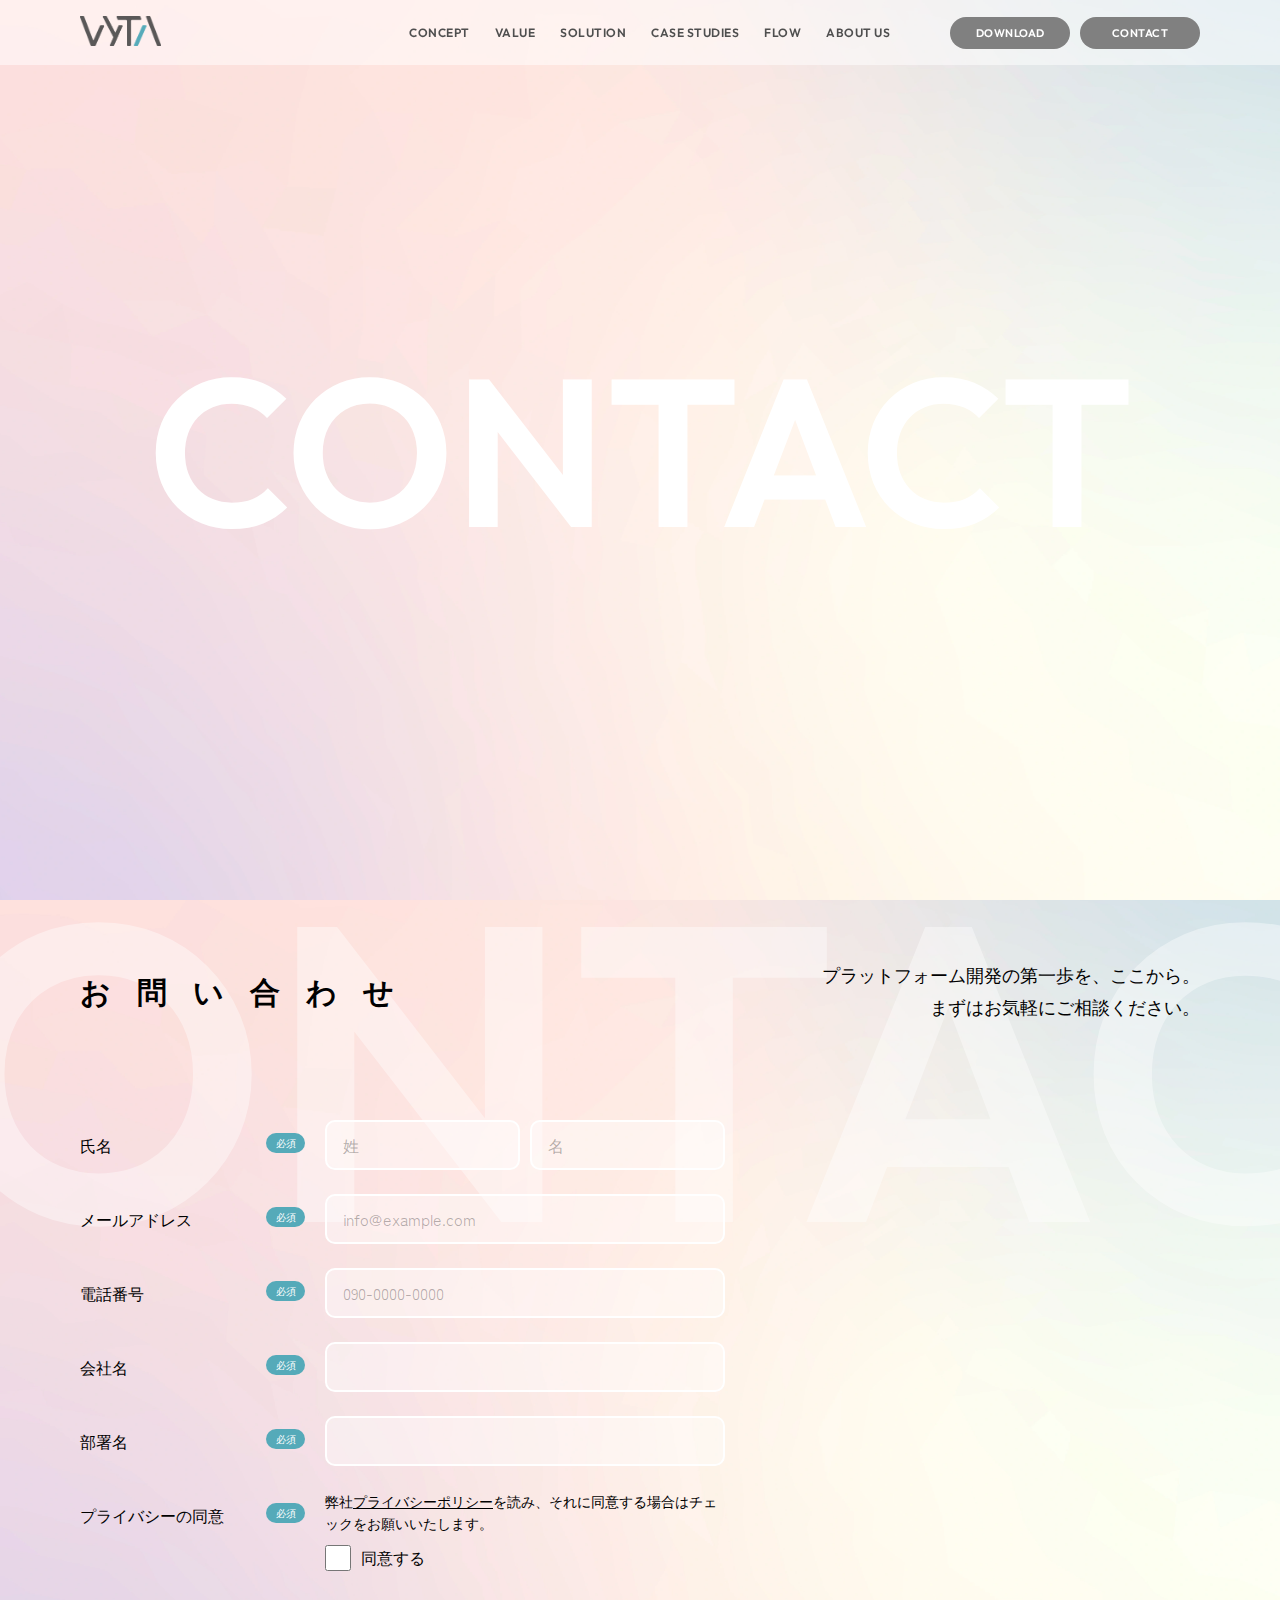
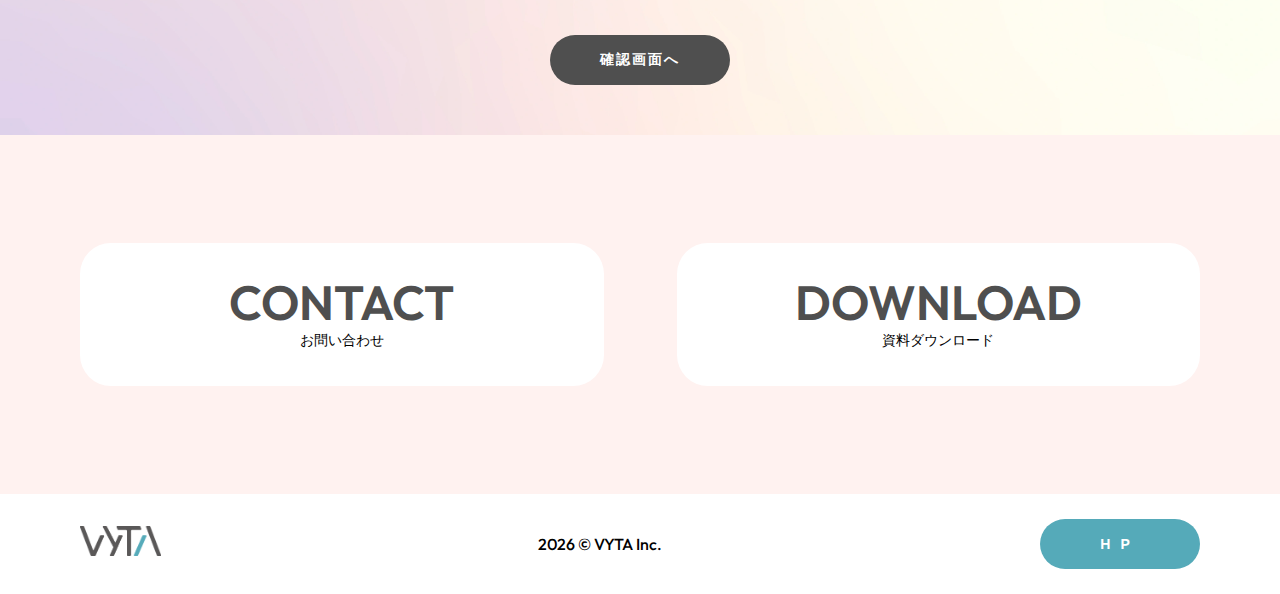
<file: contact.html>
<!DOCTYPE html>
<html lang="ja">

<head>
    <meta charset="UTF-8">
    <meta name="viewport" content="width=device-width, initial-scale=1.0">
    <title>Contact</title>
    <link rel="stylesheet" href="./assets/css/contact.css">
    <link rel="stylesheet" href="./assets/styles/base.css">
</head>

<body>
    <header class="flx-row">
        <div class="container flx-row">
            <figure class="header-logo flx-row">
                <a href="./index.html">
                    <img src="./assets/media/vyta-logo.png" alt="Vyta-logo">
                </a>
                <figcaption>Vyta Header Logo</figcaption>
            </figure>


            <nav class="header-nav flx-row">
                <li><a href="./index.html#concept">Concept</a></li>
                <li><a href="./index.html#value">Value</a></li>
                <li><a href="./index.html#solution">Solution</a></li>
                <li><a href="./index.html#case-study">Case Studies</a></li>
                <li><a href="./index.html#flow">Flow</a></li>
                <li><a href="./index.html#about">About Us</a></li>
            </nav>

            <div class="nav-buttons flx-row">
                <button class="download">
                    <a href="./download.html">Download</a>
                </button>

                <button class="contact">
                    <a href="./contact.html">Contact</a>
                </button>
            </div>

            <span class="menu-open">
                <img src="./assets/media/menu-icon.png" alt="menu-open-icon">
            </span>
        </div>
    </header>
    <main>
        <section class="intro-section flx-row">
            <div class="vertical-text">
                <span>Scroll Down</span>
            </div>

            <span class="intro-bg-text">CONTACT</span>
        </section>

        <section class="container form">
            <div class="form-wrapper boxed-width">
                <div class="form-title-wrapper flx-row">
                    <h3>お問い合わせ</h3>
                    <p>プラットフォーム開発の第一歩を、ここから。<br>
                        まずはお気軽にご相談ください。</p>
                </div>
                <form action="https://business.form-mailer.jp/fm/service/Forms/confirm" method="post" name="form1"
                    enctype="multipart/form-data" accept-charset="UTF-8">
                    <input type="hidden" name="key" value="0bcf7f63330242">
                    <input type="hidden" name="code" value="utf8">

                    <!-- name -->
                    <div class="form-row">
                        <label class="required">氏名</label>
                        <div class="input-group-name">
                            <input name="field_5628194_sei" type="text" id="field_5628194_sei" placeholder="姓" required>
                            <input name="field_5628194_mei" type="text" placeholder="名" required>
                        </div>
                    </div>

                    <!-- email -->
                    <div class="form-row">
                        <label class="required">メールアドレス</label>
                        <input name="field_5628195" type="email" id="field_5628195" placeholder="info@example.com"
                            required>
                    </div>

                    <!-- phone -->
                    <div class="form-row">
                        <label class="required">電話番号</label>
                        <input name="field_5628196" type="tel" id="field_5628196" placeholder="090-0000-0000" required>
                    </div>

                    <!-- company -->
                    <div class="form-row">
                        <label class="required">会社名</label>
                        <input name="field_5628197" type="text" id="field_5628197" required>
                    </div>

                    <!-- department -->
                    <div class="form-row">
                        <label class="required">部署名</label>
                        <input name="field_5628198" type="text" id="field_5628198" required>
                    </div>

                    <!-- agreement -->
                    <div class="form-row">
                        <label class="required">プライバシーの同意</label>
                        <div style="width: 100%; max-width: 400px; display: flex; flex-direction: column; gap: 10px;">
                            <p class="agreement-text">
                                弊社<a href="https://www.vyta.co.jp/privacypolicy.html" target="_blank"
                                    style="text-decoration: underline;">プライバシーポリシー</a>を読み、それに同意する場合はチェックをお願いいたします。
                            </p>
                            <label class="agreement-checkbox" style="width: auto; padding: 0;">
                                <input name="field_5628200" type="checkbox" id="field_5628200" value="同意する" required>
                                <span style="font-weight: normal; font-size: 16px;">同意する</span>
                            </label>
                        </div>
                    </div>

                    <div class="form-cta flx-row">
                        <button type="submit">確認画面へ</button>
                    </div>
                </form>
            </div>
            <span class="bg-text">CONTACT</span>
        </section>


        <section class="contact_download container">
            <div class="cd_wrapper boxed-width flx-row">
                <button>
                    <a href="./contact.html" class="flx-col">
                        <span>CONTACT</span>
                        <span class="is-hidden-sp">お問い合わせ</span>
                    </a></button>

                <button>
                    <a href="./download.html" class="flx-col">
                        <span>DOWNLOAD</span>
                        <span class="is-hidden-sp">資料ダウンロード</span>
                    </a></button>
            </div>
        </section>
    </main>

    <footer class="container">
        <div class="footer_wrapper boxed-width flx-row">

            <figure class="footer-logo flx-row">
                <a href="./index.html">
                    <img src="./assets/media/vyta-logo.png" alt="Vyta-logo">
                </a>
                <figcaption>Vyta Footer Logo</figcaption>
            </figure>

            <span class="copyright">
                2026 © VYTA Inc.
            </span>

            <div class="footer-cta flx-row">
                <button><a href="./index.html">HP</a></button>
            </div>
        </div>
    </footer>
</body>

</html>
</file>
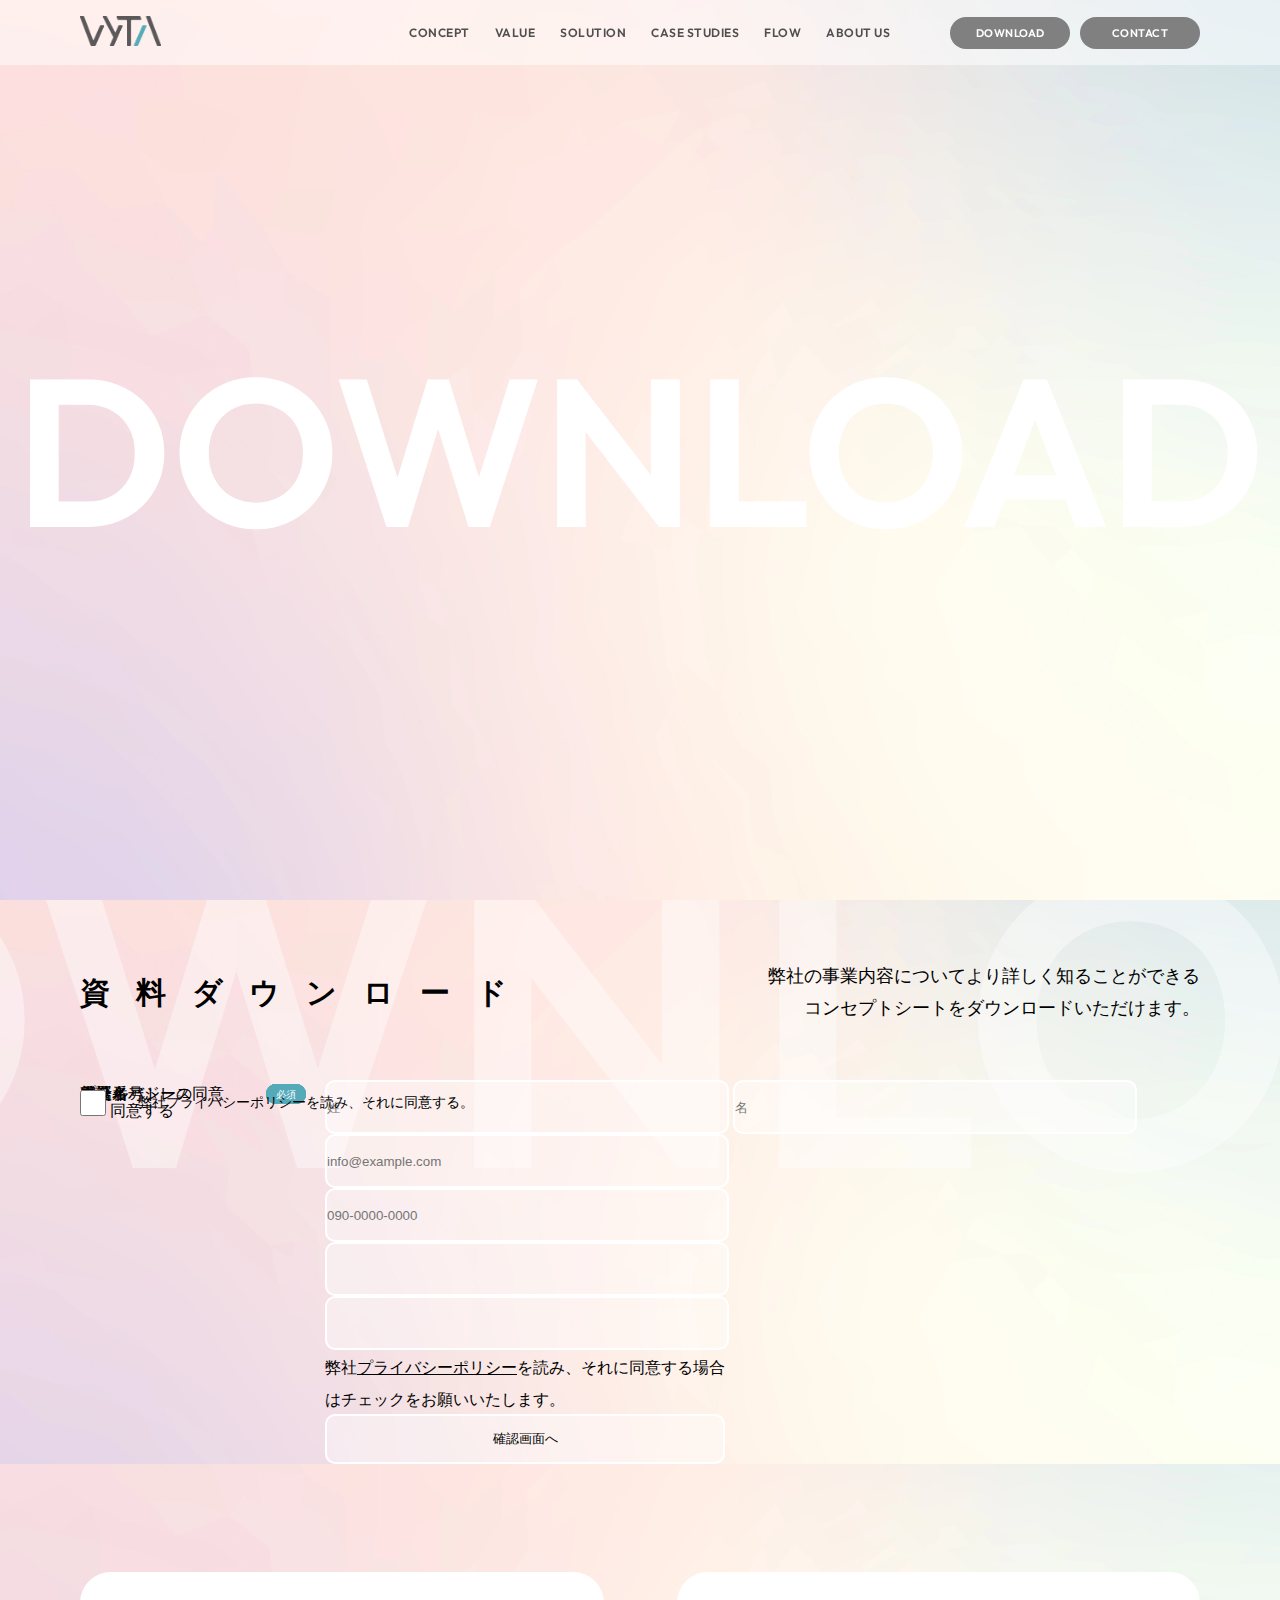
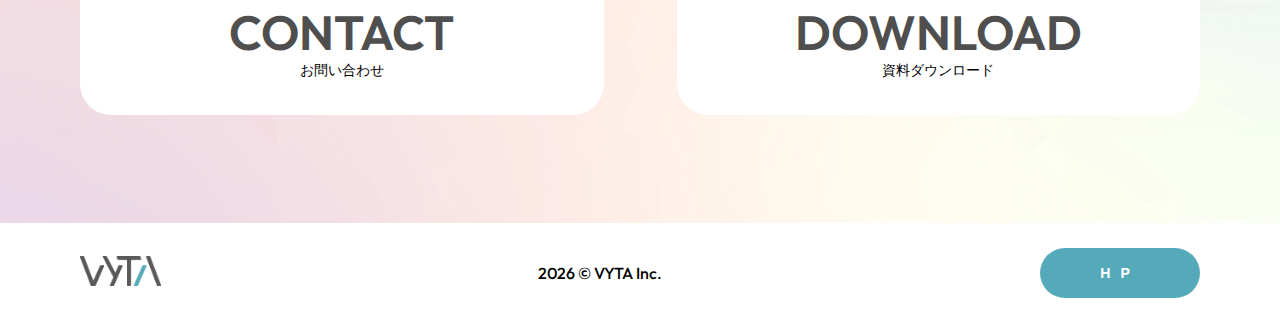
<file: download.html>
<!DOCTYPE html>
<html lang="ja">

<head>
    <meta charset="UTF-8">
    <meta name="viewport" content="width=device-width, initial-scale=1.0">
    <title>Download</title>
    <link rel="stylesheet" href="./assets/css/download.css">
    <link rel="stylesheet" href="./assets/styles/base.css">
    <link rel="stylesheet" href="./assets/styles/contact.css">
</head>

<body>
    <header class="flx-row">
        <div class="container flx-row">
            <figure class="header-logo flx-row">
                <a href="./index.html">
                    <img src="./assets/media/vyta-logo.png" alt="Vyta-logo">
                </a>
                <figcaption>Vyta Header Logo</figcaption>
            </figure>


            <nav class="header-nav flx-row">
                <li><a href="./index.html#concept">Concept</a></li>
                <li><a href="./index.html#value">Value</a></li>
                <li><a href="./index.html#solution">Solution</a></li>
                <li><a href="./index.html#case-study">CASE STUDIES</a></li>
                <li><a href="./index.html#flow">Flow</a></li>
                <li><a href="./index.html#about">About Us</a></li>
            </nav>

            <div class="nav-buttons flx-row">
                <button class="download">
                    <a href="./download.html">Download</a>
                </button>

                <button class="contact">
                    <a href="./contact.html">Contact</a>
                </button>
            </div>

            <span class="menu-open">
                <img src="./assets/media/menu-icon.png" alt="menu-open-icon">
            </span>
        </div>
    </header>
    <main>
        <section class="intro-section flx-row">
            <div class="vertical-text">
                <span>Scroll Down</span>
            </div>

            <span class="intro-bg-text">DOWNLOAD</span>
        </section>

        <section class="container form">
            <div class="form-wrapper boxed-width">
                <div class="form-title-wrapper flx-row">
                    <h3>資料ダウンロード</h3>
                    <p>弊社の事業内容についてより詳しく知ることができる<br>
                        コンセプトシートをダウンロードいただけます。</p>
                </div>
                <form action="https://business.form-mailer.jp/fm/service/Forms/confirm" method="post" name="form1"
                    ENCTYPE="multipart/form-data" accept-charset="UTF-8">
                    <input type="hidden" name="key" value="0bcf7f63330242">

                    <!-- name -->
                    <div class="form-row">
                        <label class="required">氏名</label>
                        <div class="input-group-name">
                            <input name="field_5628194_sei" type="text" placeholder="姓">
                            <input name="field_5628194_mei" type="text" placeholder="名">
                        </div>
                    </div>

                    <!-- email -->
                    <div class="form-row">
                        <label class="required">メールアドレス</label>
                        <input name="field_5628195" type="email" placeholder="info@example.com">
                    </div>

                    <!-- phone -->
                    <div class="form-row">
                        <label class="required">電話番号</label>
                        <input name="field_5628196" type="tel" placeholder="090-0000-0000">
                    </div>

                    <!-- company -->
                    <div class="form-row">
                        <label class="required">会社名</label>
                        <input name="field_5628197" type="text" value="">
                    </div>

                    <!-- department -->
                    <div class="form-row">
                        <label class="required">部署名</label>
                        <input name="field_5628198" type="text" value="">
                    </div>

                    <!-- agreement -->
                    <div class="form-row">
                        <label class="required">プライバシーの同意</label>
                        <div style="width: 100%; max-width: 400px; display: flex; flex-direction: column; gap: 10px;">
                            <p class="agreement-text">
                                弊社<a href="https://www.vyta.co.jp/privacypolicy.html" target="_blank"
                                    style="text-decoration: underline;">プライバシーポリシー</a>を読み、それに同意する場合はチェックをお願いいたします。
                            </p>
                            <label class="agreement-checkbox" style="width: auto; padding: 0;">
                                <input name="field_5628200" type="checkbox" value="同意する">
                                <span style="font-weight: normal; font-size: 16px;">同意する</span>
                            </label>
                        </div>
                    </div>

                    <div class="submit-container">
                        <input name="submit" type="submit" value="確認画面へ">
                    </div>

                    <input type="hidden" name="code" value="utf8">
                </form>
            </div>
            <span class="bg-text">DOWNLOAD</span>
        </section>


        <section class="contact_download container">
            <div class="cd_wrapper boxed-width flx-row">
                <button>
                    <a href="./contact.html" class="flx-col">
                        <span>CONTACT</span>
                        <span class="is-hidden-sp">お問い合わせ</span>
                    </a></button>

                <button>
                    <a href="./download.html" class="flx-col">
                        <span>DOWNLOAD</span>
                        <span class="is-hidden-sp">資料ダウンロード</span>
                    </a></button>
            </div>
        </section>
    </main>

    <footer class="container">
        <div class="footer_wrapper boxed-width flx-row">

            <figure class="footer-logo flx-row">
                <a href="./index.html">
                    <img src="./assets/media/vyta-logo.png" alt="Vyta-logo">
                </a>
                <figcaption>Vya Footer Logo</figcaption>
            </figure>

            <span class="copyright">
                2026 © VYTA Inc.
            </span>

            <div class="footer-cta flx-row">
                <button><a href="./index.html">HP</a></button>
            </div>
        </div>
    </footer>
</body>

</html>
</file>
<file: assets/css/contact.css>
section.intro-section {
    height: 100vh;
    background-image: url('../media/07c838f81f885815722635c387e123d6bffe250f.webp');
    background-position: 50% 50%;
    background-repeat: no-repeat;
    background-size: cover;
    justify-content: center;
}

section.intro-section .intro-bg-text {
    height: fit-content;
    font-size: 16.4vw;
    color: white;
    font-weight: 600;
    line-height: 100%;
    text-align: center
}

section.intro-section .cd_wrapper {
    display: none;
}

section.intro-section .vertical-text {
    display: none
}

@media (max-width: 900px) {
    section.intro-section .cd_wrapper {
        position: absolute;
        bottom: 26px;
        width: 100%;
        display: flex;
        justify-content: space-around;
        background-color: rgba(255, 255, 255, 0.2);
    }

    section.intro-section button {
        width: fit-content;
        padding: 16px 30px;
        border-radius: 31px;
        background-color: white;
        border: none;
    }

    section.intro-section button a {
        width: 100%;
        align-items: center;
        text-decoration: none;
    }

    section.intro-section button span {
        width: fit-content;
    }

    section.intro-section button span:nth-child(1) {
        font-size: 18px;
        color: var(--text-default);
        font-weight: 600;
        font-family: 'Outfit';
        line-height: 18px;

    }

    section.intro-section button span:nth-child(2) {
        font-size: 10px;
        line-height: 12px
    }

    section.intro-section .vertical-text {
        display: flex;
        height: 240px;
        border-left: 2px solid white;
        margin-left: 20px;
        padding-left: 0px;
        position: absolute;
        right: 0px;
        bottom: 50px;
        z-index: 5;
    }

    section.intro-section .vertical-text span {
        writing-mode: vertical-rl;
        color: white;
        font-family: 'Outfit';
        font-size: 14px;
        font-weight: 400;

    }
}






section.form {
    position: relative;
    /* height: 500px; */
    background-image: url('../media/07c838f81f885815722635c387e123d6bffe250f.webp');
    background-position: 50% 50%;
    background-repeat: no-repeat;
    background-size: cover;
    justify-content: center;
    overflow: hidden;
}

section.form .bg-text {
    position: absolute;
    top: 20%;
    left: 50%;
    transform: translate(-50%, -50%);
    height: fit-content;
    font-size: 32.8vw;
    color: hsla(0, 0%, 100%, 0.4);
    font-weight: 600;
    line-height: 100%;
    text-align: center;
    z-index: 1;
}

section.form .form-wrapper {
    width: 100%;
    position: relative;
    z-index: 2;

}

section.form .form-title-wrapper {
    width: 100%;
    justify-content: space-between;
    align-items: center;
    height: 180px;
}

section.form .form-title-wrapper h3 {
    font-size: 30px;
    letter-spacing: 26px;
    font-weight: 600;
}

section.form .form-title-wrapper p {
    font-size: 18px;
    font-weight: 400;
    text-align: end;
}

section.form form {
    display: flex;
    flex-direction: column;
    width: 100%;
    gap: 24px;
    margin-top: 40px;
}

section.form .form-row {
    display: flex;
    width: 100%;
    align-items: flex-start;
}

section.form .form-row label {
    width: 245px;
    flex-shrink: 0;
    padding-top: 13px;
    position: relative;
    font-weight: 500;
    display: flex;
    align-items: center;
}

section.form .form-row label.required::after {
    content: '必須';
    display: flex;
    justify-content: center;
    align-items: center;
    background-color: hsla(189, 42%, 53%, 1);
    width: 39px;
    border-radius: 24px;
    color: white;
    font-size: 10px;
    height: 20px;
    position: absolute;
    left: 186px;
    top: 13px;
}

section.form form input[type="text"],
section.form form input[type="email"],
section.form form input[type="tel"] {
    width: 400px;
    height: 50px;
    background-color: hsla(0, 0%, 100%, 0.4);
    border: 2px solid hsla(0, 0%, 100%, 1);
    border-radius: 10px;
    padding: 0 16px;
    box-sizing: border-box;
    font-family: inherit;
    font-size: 16px;
    color: var(--text-default);
}

section.form form input::placeholder {
    color: rgba(0, 0, 0, 0.3);
}

/* Grouped inputs like Name (Sei/Mei) */
section.form .input-group-name {
    display: flex;
    gap: 10px;
    width: 400px;
}

section.form .input-group-name input {
    width: 100% !important;
}

/* Agreement Section in contact form */
section.form .agreement-row {
    display: flex;
    flex-direction: column;
    padding-left: 245px;
    gap: 15px;
    margin-top: 20px;
}

section.form .agreement-text {
    font-size: 14px;
    line-height: 1.6;
}

section.form .agreement-checkbox {
    display: flex;
    align-items: center;
    gap: 10px;
    font-weight: 500;
    cursor: pointer;
}

section.form .agreement-checkbox input[type="checkbox"] {
    width: 26px;
    height: 26px;
    border: 2px solid hsla(0, 0%, 100%, 1);
    margin: 0;
    cursor: pointer;
}

section.form .form-cta {
    width: 100%;
    display: flex;
    justify-content: center;
    margin-top: 40px;
    margin-bottom: 50px;
}

section.form .form-cta button {
    width: 180px;
    height: 50px;
    background-color: hsla(0, 0%, 31%, 1);
    color: white;
    border: none;
    border-radius: 40px;
    font-size: 14px;
    font-weight: 700;
    letter-spacing: 2px;
    cursor: pointer;
    transition: opacity 0.3s;
}

section.form .form-cta button:hover {
    opacity: 0.8;
}

@media (max-width: 900px) {
    section.form form {
        padding-left: unset;
        gap: 20px;
    }

    section.form .form-row {
        flex-direction: column;
        align-items: flex-start;
    }

    section.form .form-row label {
        width: 100%;
        margin-bottom: 10px;
        padding-top: 0;
        justify-content: flex-start;
    }

    section.form .form-row label.required::after {
        position: static;
        margin-left: 14px;
        top: unset;
        left: unset;
    }

    section.form form input[type="text"],
    section.form form input[type="email"],
    section.form form input[type="tel"],
    section.form .input-group-name {
        width: 100%;
    }

    section.form .bg-text {
        font-size: 20vw;
        top: 10%;
    }

    section.form .form-title-wrapper {
        flex-direction: column;
        justify-content: unset;
        align-items: start;
        height: fit-content;
        margin-bottom: 50px;
    }

    section.form .form-title-wrapper h3 {
        font-size: 24px;
        letter-spacing: 10px;
        margin-bottom: 10px;
    }

    section.form .form-title-wrapper p {
        font-size: 14px;
        text-align: start;
    }
}

@media (max-width: 440px) {
    section.form .input-group-name {
        gap: 5px;
    }
}

section.contact_download {
    position: relative;
    background-position: 50% 50%;
    background-repeat: no-repeat;
    background-size: cover;
    justify-content: center;
    overflow: hidden;
    background-color: #FFF2F0;

}

section.contact_download .cd_wrapper {
    gap: 73px;
    margin: 108px 0px;
}

section.contact_download button {
    width: 100%;
    height: 143px;
    border-radius: 31px;
    background-color: white;
    border: none;
}

section.contact_download button a {
    width: 100%;
    align-items: center;
    text-decoration: none;
    line-height: 30px;
}

section.contact_download button span {
    width: fit-content;
}

section.contact_download button span:nth-child(1) {
    font-size: 48px;
    color: var(--text-default);
    font-weight: 600;
    font-family: 'Outfit';

    line-height: 52px;

}

section.contact_download button span:nth-child(2) {
    font-size: 14px;
}

@media (max-width: 900px) {
    section.contact_download {
        position: fixed;
        bottom: 0;
        left: 0;
        width: 100%;
        z-index: 999;
        background-color: rgba(255, 255, 255, 0.3);
        margin: 0;
        padding: 10px 0;
    }

    section.contact_download .cd_wrapper {
        flex-direction: row;
        gap: 15px;
        margin: 0;
        justify-content: center;
        padding: 0 15px;
    }

    section.contact_download button {
        height: auto;
        padding: 12px 20px;
        border-radius: 30px;
    }

    section.contact_download button span:nth-child(1) {
        font-size: 18px;
        line-height: 1.2;
    }

    section.contact_download button span:nth-child(2) {
        font-size: 10px;
        line-height: 10px;
    }
}











footer .footer_wrapper {
    width: 100%;
    height: 100px;
    align-items: center;
    justify-content: space-between;
}

footer .copyright {
    width: 180px
}

footer .footer-cta {
    width: fit-content;
    justify-content: center;
}

footer .footer-cta button {
    width: 160px;
    height: 50px;
    background-color: hsla(189, 42%, 53%, 1);
    border: none;
    border-radius: 40px;
}

footer .footer-cta button a {
    color: white;
    font-size: 14px;
    letter-spacing: 10px;
    font-weight: 700;
    text-decoration: none;
}

footer figure.footer-logo {
    height: 30px;
}

footer figure figcaption {
    display: none;
}

footer figure.footer-logo img {
    height: 30px;
    object-fit: cover;
}

@media (max-width: 900px) {

    footer .footer_wrapper {
        height: fit-content;
        padding-top: 32px;
        padding-bottom: 14px;
        flex-direction: column;
        align-items: center;
    }

    footer .footer_wrapper figure {
        margin-bottom: 23px;
    }

    footer .footer_wrapper .copyright {
        margin-bottom: 35px;
    }

    footer .footer_wrapper button {
        height: 45px;
    }
}
</file>
<file: assets/styles/base.css>
/* Base styles */

/* Variables block */
:root{
    /* Layouts */
    --full-width: 1440px;
    /* --boxed-width: 1280px; */

    /* Colors */
    --white: #ffffff;
    --secondary: #000000;
    --primary-light: hsla(0, 0%, 100%, 0.7);
    --text-default: hsla(0, 0%, 31%, 1);

    /* Breakpoints */
    --mobile: 440px;
    --tablet: 726px;
}
html{
    scroll-behavior: smooth;
}
body, main{
    width: 100%;
    height: fit-content;
    box-sizing: border-box;
    font-family: 'Zen Kaku Gothic New';
    margin: 0;
}
/* body{
    background-image: url('/assets/media/rustled-pape-brown.webp');
    background-repeat: repeat;
    background-size: 100%;
    position: relative;
    overflow: auto;
} */


/* Utility clases  */
.flx-row{
    display: flex;
    flex-direction: row;
    align-items: center;
}
.flx-col{
    display: flex;
    flex-direction: column;
}



section{
    width: 100%;
    height: fit-content;
    display: flex;
    justify-content: center;
}
section .boxed-width{
    width: 100%;
    max-width: 1260px;
}
/* Viewport Paddings */
section.container, header .container, footer.container {
    padding: 0px 80px;
    box-sizing: border-box;
}
@media (max-width: 1100px){
    section.container, header .container, footer.container{
    padding: 0px 30px;
    box-sizing: border-box;
    }
}
@media (max-width: 440px){
    section.container, header .container, footer.container{
    padding: 0px 15px;
    box-sizing: border-box;
    }
}

/* <<<------------------------- Texts and font styles starts----------------------------->>>*/

h1,h2,h3,h4,h5,h6,span,p,a,li{
    color: var(--default-text);
    margin: 0;
    padding: 0;
    width: fit-content;
}

h1{
    line-height: 100%;
    font-weight: 400;
    font-size: 40px;
    text-decoration: none;
    letter-spacing: 0%;
    text-align: center;
}
h2{
    line-height: 100%;
    font-weight:400;
    font-size: 28px;
    text-decoration: none;
    letter-spacing: 0%;
    text-align: center;
}
h3{
    line-height: 100%;
    font-weight: 400;
    font-size: 24px;
    text-decoration: none;
    letter-spacing: 0%;
    text-align: center;
}
h4{
    line-height: 100%;
    font-weight: 400;
    font-size: 20px;
    text-decoration: none;
    letter-spacing: 0%;
    text-align: center;
}
span{
    line-height: 24px;
    font-weight: 400;
    font-size: 16px;
    text-decoration: none;
    letter-spacing: normal;
    text-align: center;
    font-family: 'Outfit';
}
p{
    line-height: 32px;
}
ul, menu{
    list-style: none;
    margin: unset;
    padding: unset;
}
figure{
    margin: unset;
    display: flex;
    height: fit-content;
    width: fit-content;
}

/* Font family blocks */
@font-face {
    font-family: Outfit;
    src: url('/assets/fonts/outfit-v15-latin-500.woff2') format('woff2');
    font-style: regular;
    font-weight: 500;
}

@font-face {
    font-family: Outfit;
    src: url('/assets/fonts/outfit-v15-latin-600.woff2') format('woff2');
    font-style: semibold;
    font-weight: 600;
}

@font-face {
    font-family: Zen Kaku Gothic New;
    src: url('/assets/fonts/zen-kaku-gothic-new-v18-latin-regular.woff2') format('woff2');
    font-style: regular;
    font-weight: 400;
}

@font-face {
    font-family: Zen Kaku Gothic New;
    src: url('/assets/fonts/zen-kaku-gothic-new-v18-latin-700.woff2') format('woff2');
    font-style: bold;
    font-weight: 700;
}

body main{
    margin-top: -65px;
}

header{
    height: 65px;
    width: 100%;
    align-items: center;
    font-family: 'Outfit'; 
    font-weight: 600;
    text-transform: uppercase;
    color: var(--text-default);
    position: sticky;
    top: 0px;
    z-index: 10;
    background-color: hsla(0, 0%, 100%, 0.5)
}
header .container{
    height: fit-content;
    width: 100%;
}
header figcaption{
    display: none;
}

header figure.header-logo{
    height: 30px;
}

header figure.header-logo img{
    height: 30px;
    object-fit: cover;
}
header nav{
    gap: 40px;
    margin-right: 90px;
    margin-left: auto;
}
header nav li {
    list-style: none;
}
header nav li a{
    font-size: 14px;
    line-height: 26px;
    letter-spacing: 0.5px;
    text-decoration: none;
}
header .nav-buttons{
    width: fit-content;
    gap: 10px;
}
header button{
    height: 35px;
    width: 140px;
    outline: unset;
    border: unset;
    background-color: grey;
    border-radius: 20px;
    color: white;
    font-size: 13px;
    text-transform: inherit;
    font-weight: inherit;
}
header button a{
    text-decoration: none;
    font-family: 'Outfit';
    letter-spacing: 0.5px
}
header span.menu-open img{
    width: 25px;
    height: 25px;
    object-fit: contain;
    display: none;
}
@media (max-width: 1300px){
    header nav{
        gap: 25px;
        margin-right: 60px;
        margin-left: auto;
    }    
    header nav li a{
        font-size: 12px;
    }
    header button{
        font-size: 11px;
        width: 120px;
        height: 32px;
    }
}
@media (max-width: 1024px){
    header nav{
        gap: 18px;
        margin-right: 30px;
        margin-left: auto;
    }
    header button{
        font-size: 10px;
        width: 100px;
        height: 28px;
    }
    
}
@media (max-width: 900px){
    header .container{
        justify-content: space-between;
    }
    header nav.header-nav, header .nav-buttons{
        display: none;
    }
    header{
    height: 48px;
    background-color: hsla(0, 0%, 100%, 0)
    }
    header span.menu-open img{
    display: flex;
    }
    header figure.header-logo{
    height: 25px;
    }
    header figure.header-logo img{
    height: 21px;
    width: 50px;
    object-fit: contain;
    }
    
}
</file>
<file: assets/css/download.css>
section.intro-section{
    height: 100vh;
    background-image: url('/assets/media/07c838f81f885815722635c387e123d6bffe250f.webp');
    background-position: 50% 50%;
    background-repeat: no-repeat;
    background-size: cover;
    justify-content: center;
}

section.intro-section .intro-bg-text{
    height: fit-content;
    font-size: 16.4vw;
    color: white;
    font-weight: 600;
    line-height: 100%;
    text-align: center
}

section.intro-section .cd_wrapper {
    display: none;
}
section.intro-section .vertical-text{
        display: none
    }
@media (max-width: 900px){
    section.intro-section .cd_wrapper{
        position: absolute;
        bottom: 26px;
        width: 100%;
        display: flex;
        justify-content: space-around;
        background-color: rgba(255, 255, 255, 0.2);
    }
    section.intro-section button{
        width: fit-content;
        padding: 16px 30px;
        border-radius: 31px;
        background-color: white;
        border: none;
    }
    section.intro-section button a{
        width: 100%;
        align-items: center;
        text-decoration: none;
    }
    section.intro-section button span{
        width: fit-content;
    }
    section.intro-section button span:nth-child(1){
        font-size: 18px;
        color: var(--text-default);
        font-weight: 600;
        font-family: 'Outfit';
        line-height: 18px;
    
    }
    section.intro-section button span:nth-child(2){
        font-size: 10px;
        line-height: 12px
    }
    
    section.intro-section .vertical-text{
        display: flex;
        height: 240px;
        border-left: 2px solid white;
        margin-left: 20px;
        padding-left: 0px;
        position: absolute;
        right: 0px;
        bottom: 50px;
        z-index: 5;
    }
    section.intro-section .vertical-text span{
        writing-mode: vertical-rl;
        color: white;
        font-family: 'Outfit';
        font-size: 14px;
        font-weight: 400;
        
    }
}






section.form{
    position: relative;
    /* height: 500px; */
    background-image: url('/assets/media/07c838f81f885815722635c387e123d6bffe250f.webp');
    background-position: 50% 50%;
    background-repeat: no-repeat;
    background-size: cover;
    justify-content: center;
    overflow: hidden;
}

section.form .bg-text{
    position: absolute;
    top: 20%;
    left: 50%;
    transform: translate(-50%, -50%);
    height: fit-content;
    font-size: 32.8vw;
    color: hsla(0, 0%, 100%, 0.4);
    font-weight: 600;
    line-height: 100%;
    text-align: center;
    z-index: 1;
}
section.form  .form-wrapper{
    width: 100%;
    position: relative;
    z-index: 2;
     
}
section.form  .form-title-wrapper{
    width: 100%;
    justify-content: space-between;
    align-items: center;
    height: 180px;
}
section.form  .form-title-wrapper h3{
    font-size: 30px;
    letter-spacing: 26px;
    font-weight: 600;
}
section.form  .form-title-wrapper p{
    font-size: 18px;
    font-weight: 400;
    text-align: end;
}
section.form form {
    position: relative;
    padding-left: 245px;
    gap: 20px;
}
section.form form label{
    width: fit-content;
    position: absolute;
    top: 0px;
    left: 0px;
    z-index: 3;
}
section.form form label::after {
    position: absolute;
    left: 186px;
    top: 4px;
    content: '必須';
    display: flex;
    justify-content: center;
    align-items: center;
    padding: 2px 2px;
    background-color: hsla(189, 42%, 53%, 1);
    width: 39px;
    border-radius: 24px;
    color: white;
    font-size: 10px;
}

section.form form label[for="name"]{
    top: 13px;
}

section.form form label[for="email_address"]{
    top: 88px;
}
section.form form label[for="phone_number"]{
    top: 162px;
}
section.form form label[for="company"]{
    top: 236px;
}
section.form form label[for="department"]{
    top: 310px;
}
/* section.form form label[for="inquiry_details"]{
    top: 379px;
} */
section.form form label[for="consent"]{
    top: 379px;
}

section.form form input, section.form form textarea{
    width: 400px;
    height: 50px;
    position: relative;
    z-index: 1;
    background-color: hsla(0, 0%, 100%, 0.4);;
    padding: 0;
    border: 2px solid hsla(0, 0%, 100%, 1);
    border-radius: 10px;
    position: relative;
}
section.form form textarea{
    height: unset;
    width: 100%;
    max-width: 718px;
}
section.form form input[type="checkbox"]{
    width: 26px;
    height: 26px;
    border-radius: unset;
    border: 2px solid hsla(0, 0%, 100%, 1) !important;
    outline: unset;
    margin: 0px;
    margin-top: 10px;
    position: relative;
}
section.form form input[type="checkbox"]::after{
    position: absolute;
    left: 58px;
    top: 4px;
    content: '弊社プライバシーポリシーを読み、それに同意する。';
    width: 350px;
    font-size: 14px;
}
section.form .form-cta{
    width: 100%;
    justify-content: center;
    margin-top: 47px;
    margin-bottom: 55px;
}
section.form .form-cta button{
    width: 160px;
    height: 50px;
    background-color: hsla(0, 0%, 31%, 1);
    border: none;
    border-radius: 40px;
}
section.form .form-cta button a{
    color: white;
    font-size: 14px;
    letter-spacing: 10px;
    font-weight: 700;
    text-decoration: none;
}
@media (max-width: 900px){
    section.form form {
        padding-left: unset;
        gap: 0px;
    }
    section.form form label{
        position: static;
        margin-bottom: 15px;
        height: 27px;
    }
    section.form form label::after{
        left: unset;
        position: relative;
        top: -23px;
        left: calc(100% + 14px);
    }
    section.form form input, section.form form textarea{
        width: 100%;
        margin-bottom: 26px;
    }
   section.form .bg-text{
    font-size: 380px;
    top: 8%;
    }
    section.form form input[type="checkbox"]{
        left: 20px;
       
    }
    section.form form input[type="checkbox"]::after{
         width: 230px;
    }

    section.form  .form-title-wrapper{
        flex-direction:column;
        justify-content: unset;
        align-items: start;
        height: fit-content;
        margin-bottom: 70px;
    }
    section.form  .form-title-wrapper h3{
        line-height: 74px;
        font-size: 16px;
        font-weight: 500;
        letter-spacing: 10px;
    }
    section.form  .form-title-wrapper p{
        font-size: 14px;
        text-align: start;
        line-height: 100%;
        letter-spacing: unset;
    }
}

@media (max-width: 400px){
    section.form form input[type="checkbox"]::after{
         width: 180px;
    }

}

section.contact_download{
    position: relative;
    background-image: url('/assets/media/07c838f81f885815722635c387e123d6bffe250f.webp');
    background-position: 50% 50%;
    background-repeat: no-repeat;
    background-size: cover;
    justify-content: center;
    overflow: hidden;
    
}
section.contact_download .cd_wrapper{
   gap: 73px;
   margin: 108px 0px;
}
section.contact_download button{
    width: 100%;
    height: 143px;
    border-radius: 31px;
    background-color: white;
    border: none;
}
section.contact_download button a{
    width: 100%;
    align-items: center;
    text-decoration: none;
    line-height: 30px;
}
section.contact_download button span{
    width: fit-content;
}
section.contact_download button span:nth-child(1){
    font-size: 48px;
    color: var(--text-default);
    font-weight: 600;
    font-family: 'Outfit';

    line-height: 52px;
    
}
section.contact_download button span:nth-child(2){
    font-size: 14px;
}
@media (max-width: 900px){
    section.contact_download{
        display: none;
    }
    section.contact_download .cd_wrapper{
        flex-direction: column;
    }
}











footer .footer_wrapper{
    width: 100%;
    height: 100px;
    align-items: center;
    justify-content: space-between;
}
footer .copyright{
    width: 180px
}
footer .footer-cta{
    width: fit-content;
    justify-content: center;
}
footer .footer-cta button{
    width: 160px;
    height: 50px;
    background-color: hsla(189, 42%, 53%, 1);
    border: none;
    border-radius: 40px;
}
footer .footer-cta button a{
    color: white;
    font-size: 14px;
    letter-spacing: 10px;
    font-weight: 700;
    text-decoration: none;
}
footer figure.footer-logo{
    height: 30px;
}
footer figure figcaption{
    display: none;
}
footer figure.footer-logo img{
    height: 30px;
    object-fit: cover;
}
@media (max-width: 900px){
    
    footer .footer_wrapper{
        height: fit-content;
        padding-top: 32px;
        padding-bottom: 14px;
        flex-direction: column;
        align-items: center;
    }
    footer .footer_wrapper figure{
        margin-bottom: 23px;
    }
    footer .footer_wrapper .copyright{
        margin-bottom: 35px;
    }
    footer .footer_wrapper button{
        height: 45px;
    }
}
</file>
<file: assets/styles/contact.css>
section.intro-section{
    height: 100vh;
    background-image: url('/assets/media/07c838f81f885815722635c387e123d6bffe250f.webp');
    background-position: 50% 50%;
    background-repeat: no-repeat;
    background-size: cover;
    justify-content: center;
}

section.intro-section .intro-bg-text{
    height: fit-content;
    font-size: 16.4vw;
    color: white;
    font-weight: 600;
    line-height: 100%;
    text-align: center
}

section.intro-section .cd_wrapper {
    display: none;
}
section.intro-section .vertical-text{
        display: none
    }
@media (max-width: 900px){
    section.intro-section .cd_wrapper{
        position: absolute;
        bottom: 26px;
        width: 100%;
        display: flex;
        justify-content: space-around;
        background-color: rgba(255, 255, 255, 0.2);
    }
    section.intro-section button{
        width: fit-content;
        padding: 16px 30px;
        border-radius: 31px;
        background-color: white;
        border: none;
    }
    section.intro-section button a{
        width: 100%;
        align-items: center;
        text-decoration: none;
    }
    section.intro-section button span{
        width: fit-content;
    }
    section.intro-section button span:nth-child(1){
        font-size: 18px;
        color: var(--text-default);
        font-weight: 600;
        font-family: 'Outfit';
        line-height: 18px;
    
    }
    section.intro-section button span:nth-child(2){
        font-size: 10px;
        line-height: 12px
    }
    
    section.intro-section .vertical-text{
        display: flex;
        height: 240px;
        border-left: 2px solid white;
        margin-left: 20px;
        padding-left: 0px;
        position: absolute;
        right: 0px;
        bottom: 50px;
        z-index: 5;
    }
    section.intro-section .vertical-text span{
        writing-mode: vertical-rl;
        color: white;
        font-family: 'Outfit';
        font-size: 14px;
        font-weight: 400;
        
    }
}






section.form{
    position: relative;
    /* height: 500px; */
    background-image: url('/assets/media/07c838f81f885815722635c387e123d6bffe250f.webp');
    background-position: 50% 50%;
    background-repeat: no-repeat;
    background-size: cover;
    justify-content: center;
    overflow: hidden;
}

section.form .bg-text{
    position: absolute;
    top: 20%;
    left: 50%;
    transform: translate(-50%, -50%);
    height: fit-content;
    font-size: 32.8vw;
    color: hsla(0, 0%, 100%, 0.4);
    font-weight: 600;
    line-height: 100%;
    text-align: center;
    z-index: 1;
}
section.form  .form-wrapper{
    width: 100%;
    position: relative;
    z-index: 2;
     
}
section.form  .form-title-wrapper{
    width: 100%;
    justify-content: space-between;
    align-items: center;
    height: 180px;
}
section.form  .form-title-wrapper h3{
    font-size: 30px;
    letter-spacing: 26px;
    font-weight: 600;
}
section.form  .form-title-wrapper p{
    font-size: 18px;
    font-weight: 400;
    text-align: end;
}
section.form form {
    position: relative;
    padding-left: 245px;
    gap: 20px;
}
section.form form label{
    width: fit-content;
    position: absolute;
    top: 0px;
    left: 0px;
    z-index: 3;
}
section.form form label::after {
    position: absolute;
    left: 186px;
    top: 4px;
    content: '必須';
    display: flex;
    justify-content: center;
    align-items: center;
    padding: 2px 2px;
    background-color: hsla(189, 42%, 53%, 1);
    width: 36px;
    border-radius: 24px;
    color: white;
    font-size: 10px;
}

section.form form label[for="name"]{
    top: 13px;
}

section.form form label[for="email_address"]{
    top: 88px;
}
section.form form label[for="phone_number"]{
    top: 162px;
}
section.form form label[for="company"]{
    top: 236px;
}
section.form form label[for="department"]{
    top: 310px;
}
section.form form label[for="inquiry_details"]{
    top: 379px;
}
section.form form label[for="consent"]{
    top: 597px;
}

section.form form input, section.form form textarea{
    width: 400px;
    height: 50px;
    position: relative;
    z-index: 1;
    background-color: hsla(0, 0%, 100%, 0.4);;
    padding: 0;
    border: 2px solid hsla(0, 0%, 100%, 1);
    border-radius: 10px;
    position: relative;
}
section.form form textarea{
    height: unset;
    width: 100%;
    max-width: 718px;
}
section.form form input[type="checkbox"]{
    width: 26px;
    height: 26px;
    border-radius: unset;
    border: 2px solid hsla(0, 0%, 100%, 1) !important;
    outline: unset;
    margin: 0px;
    margin-top: 10px;
    position: relative;
}
section.form form input[type="checkbox"]::after{
    position: absolute;
    left: 58px;
    top: 4px;
    content: '弊社プライバシーポリシーを読み、それに同意する。';
    width: 350px;
    font-size: 14px;
}
section.form .form-cta{
    width: 100%;
    justify-content: center;
    margin-top: 47px;
    margin-bottom: 55px;
}
section.form .form-cta button{
    width: 160px;
    height: 50px;
    background-color: hsla(0, 0%, 31%, 1);
    border: none;
    border-radius: 40px;
}
section.form .form-cta button a{
    color: white;
    font-size: 14px;
    letter-spacing: 10px;
    font-weight: 700;
    text-decoration: none;
}
@media (max-width: 900px){
    section.form form {
        padding-left: unset;
        gap: 0px;
    }
    section.form form label{
        position: static;
        margin-bottom: 15px;
        height: 27px;
    }
    section.form form label::after{
        left: unset;
        position: relative;
        top: -23px;
        left: calc(100% + 14px);
    }
    section.form form input, section.form form textarea{
        width: 100%;
        margin-bottom: 26px;
    }
   section.form .bg-text{
    font-size: 380px;
    top: 8%;
    }
    section.form form input[type="checkbox"]{
        left: 20px;
       
    }
    section.form form input[type="checkbox"]::after{
         width: 230px;
    }

    section.form  .form-title-wrapper{
        flex-direction:column;
        justify-content: unset;
        align-items: start;
        height: fit-content;
        margin-bottom: 70px;
    }
    section.form  .form-title-wrapper h3{
        line-height: 74px;
        font-size: 16px;
        font-weight: 500;
        letter-spacing: 10px;
    }
    section.form  .form-title-wrapper p{
        font-size: 14px;
        text-align: start;
        line-height: 100%;
        letter-spacing: unset;
    }
}

@media (max-width: 400px){
    section.form form input[type="checkbox"]::after{
         width: 180px;
    }

}

section.contact_download{
    position: relative;
    background-image: url('/assets/media/07c838f81f885815722635c387e123d6bffe250f.webp');
    background-position: 50% 50%;
    background-repeat: no-repeat;
    background-size: cover;
    justify-content: center;
    overflow: hidden;
    
}
section.contact_download .cd_wrapper{
   gap: 73px;
   margin: 108px 0px;
}
section.contact_download button{
    width: 100%;
    height: 143px;
    border-radius: 31px;
    background-color: white;
    border: none;
}
section.contact_download button a{
    width: 100%;
    align-items: center;
    text-decoration: none;
    line-height: 30px;
}
section.contact_download button span{
    width: fit-content;
}
section.contact_download button span:nth-child(1){
    font-size: 48px;
    color: var(--text-default);
    font-weight: 600;
    font-family: 'Outfit';

    line-height: 52px;
    
}
section.contact_download button span:nth-child(2){
    font-size: 14px;
}
@media (max-width: 900px){
    section.contact_download{
        display: none;
    }
    section.contact_download .cd_wrapper{
        flex-direction: column;
    }
}











footer .footer_wrapper{
    width: 100%;
    height: 100px;
    align-items: center;
    justify-content: space-between;
}
footer .copyright{
    width: 180px
}
footer .footer-cta{
    width: fit-content;
    justify-content: center;
}
footer .footer-cta button{
    width: 160px;
    height: 50px;
    background-color: hsla(189, 42%, 53%, 1);
    border: none;
    border-radius: 40px;
}
footer .footer-cta button a{
    color: white;
    font-size: 14px;
    letter-spacing: 10px;
    font-weight: 700;
    text-decoration: none;
}
footer figure.footer-logo{
    height: 30px;
}
footer figure figcaption{
    display: none;
}
footer figure.footer-logo img{
    height: 30px;
    object-fit: cover;
}
@media (max-width: 900px){
    
    footer .footer_wrapper{
        height: fit-content;
        padding-top: 32px;
        padding-bottom: 14px;
        flex-direction: column;
        align-items: center;
    }
    footer .footer_wrapper figure{
        margin-bottom: 23px;
    }
    footer .footer_wrapper .copyright{
        margin-bottom: 35px;
    }
    footer .footer_wrapper button{
        height: 45px;
    }
}
</file>
